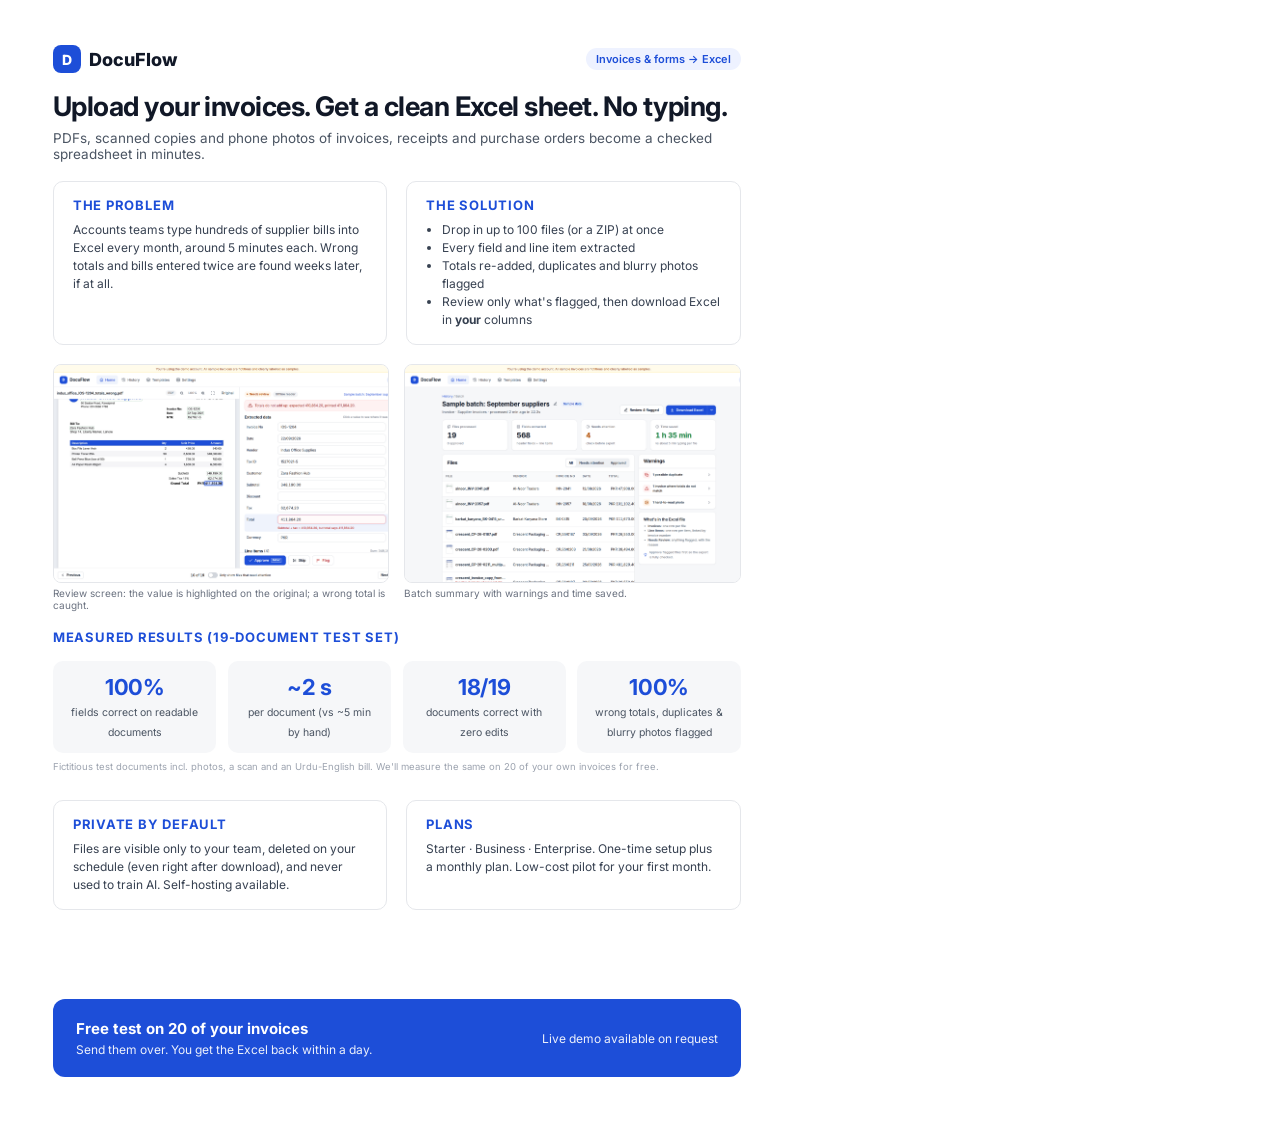
<file: docs/one-pager.html>
<!doctype html>
<html lang="en">
<head>
<meta charset="utf-8">
<title>DocuFlow: one-pager</title>
<link href="https://fonts.googleapis.com/css2?family=Inter:wght@400;500;600;700;800&display=swap" rel="stylesheet">
<style>
  @page { size: A4; margin: 0; }
  * { box-sizing: border-box; }
  body { margin: 0; font-family: Inter, Arial, sans-serif; color: #111827; -webkit-print-color-adjust: exact; print-color-adjust: exact; }
  .page { width: 210mm; height: 297mm; padding: 12mm 14mm; display: flex; flex-direction: column; gap: 5mm; overflow: hidden; }
  .top { display: flex; justify-content: space-between; align-items: center; }
  .brand { display: flex; align-items: center; gap: 8px; font-weight: 800; font-size: 18px; }
  .mark { width: 28px; height: 28px; border-radius: 8px; background: #1d4ed8; color: #fff; display: grid; place-items: center; font-size: 14px; }
  .tag { font-size: 11px; color: #1d4ed8; background: #eef2ff; padding: 4px 10px; border-radius: 99px; font-weight: 600; }
  h1 { font-size: 27px; line-height: 1.12; margin: 0; letter-spacing: -0.02em; }
  .lead { font-size: 13.5px; color: #4b5563; margin: 2mm 0 0; }
  .cols { display: grid; grid-template-columns: 1fr 1fr; gap: 5mm; }
  .box { border: 1px solid #e5e7eb; border-radius: 10px; padding: 4mm 5mm; }
  .box h2 { font-size: 13px; text-transform: uppercase; letter-spacing: .06em; color: #1d4ed8; margin: 0 0 2mm; }
  .box p, .box li { font-size: 12px; color: #374151; line-height: 1.5; margin: 0; }
  .box ul { margin: 0; padding-left: 16px; }
  .shots { display: grid; grid-template-columns: 1fr 1fr; gap: 4mm; }
  .shots img { width: 100%; height: 58mm; object-fit: cover; object-position: top left; border: 1px solid #e5e7eb; border-radius: 8px; display: block; }
  .cap { font-size: 10px; color: #6b7280; margin-top: 1mm; }
  .nums { display: grid; grid-template-columns: repeat(4, 1fr); gap: 3mm; }
  .num { background: #f6f7f9; border-radius: 10px; padding: 3.5mm; text-align: center; }
  .num b { display: block; font-size: 22px; color: #1d4ed8; letter-spacing: -0.02em; }
  .num span { font-size: 10.5px; color: #4b5563; }
  .foot { margin-top: auto; background: #1d4ed8; color: #fff; border-radius: 12px; padding: 5mm 6mm; display: flex; justify-content: space-between; align-items: center; }
  .foot b { font-size: 15px; } .foot span { font-size: 12px; opacity: .92; }
  .note { font-size: 9.5px; color: #9ca3af; }
</style>
</head>
<body>
<div class="page">
  <div class="top"><div class="brand"><span class="mark">D</span>DocuFlow</div><span class="tag">Invoices &amp; forms → Excel</span></div>
  <div>
    <h1>Upload your invoices. Get a clean Excel sheet. No typing.</h1>
    <p class="lead">PDFs, scanned copies and phone photos of invoices, receipts and purchase orders become a checked spreadsheet in minutes.</p>
  </div>
  <div class="cols">
    <div class="box"><h2>The problem</h2><p>Accounts teams type hundreds of supplier bills into Excel every month, around 5 minutes each. Wrong totals and bills entered twice are found weeks later, if at all.</p></div>
    <div class="box"><h2>The solution</h2><ul><li>Drop in up to 100 files (or a ZIP) at once</li><li>Every field and line item extracted</li><li>Totals re-added, duplicates and blurry photos flagged</li><li>Review only what's flagged, then download Excel in <b>your</b> columns</li></ul></div>
  </div>
  <div class="shots">
    <div><img src="screenshots/review.png" alt=""><div class="cap">Review screen: the value is highlighted on the original; a wrong total is caught.</div></div>
    <div><img src="screenshots/summary.png" alt=""><div class="cap">Batch summary with warnings and time saved.</div></div>
  </div>
  <div>
    <div class="box" style="border:0;padding:0 0 2mm"><h2>Measured results (19-document test set)</h2></div>
    <div class="nums">
      <div class="num"><b>100%</b><span>fields correct on readable documents</span></div>
      <div class="num"><b>~2 s</b><span>per document (vs ~5 min by hand)</span></div>
      <div class="num"><b>18/19</b><span>documents correct with zero edits</span></div>
      <div class="num"><b>100%</b><span>wrong totals, duplicates &amp; blurry photos flagged</span></div>
    </div>
    <p class="note" style="margin-top:2mm">Fictitious test documents incl. photos, a scan and an Urdu-English bill. We'll measure the same on 20 of your own invoices for free.</p>
  </div>
  <div class="cols">
    <div class="box"><h2>Private by default</h2><p>Files are visible only to your team, deleted on your schedule (even right after download), and never used to train AI. Self-hosting available.</p></div>
    <div class="box"><h2>Plans</h2><p>Starter · Business · Enterprise. One-time setup plus a monthly plan. Low-cost pilot for your first month.</p></div>
  </div>
  <div class="foot"><div><b>Free test on 20 of your invoices</b><br><span>Send them over. You get the Excel back within a day.</span></div><span id="contact">Live demo available on request</span></div>
</div>
</body>
</html>
</file>
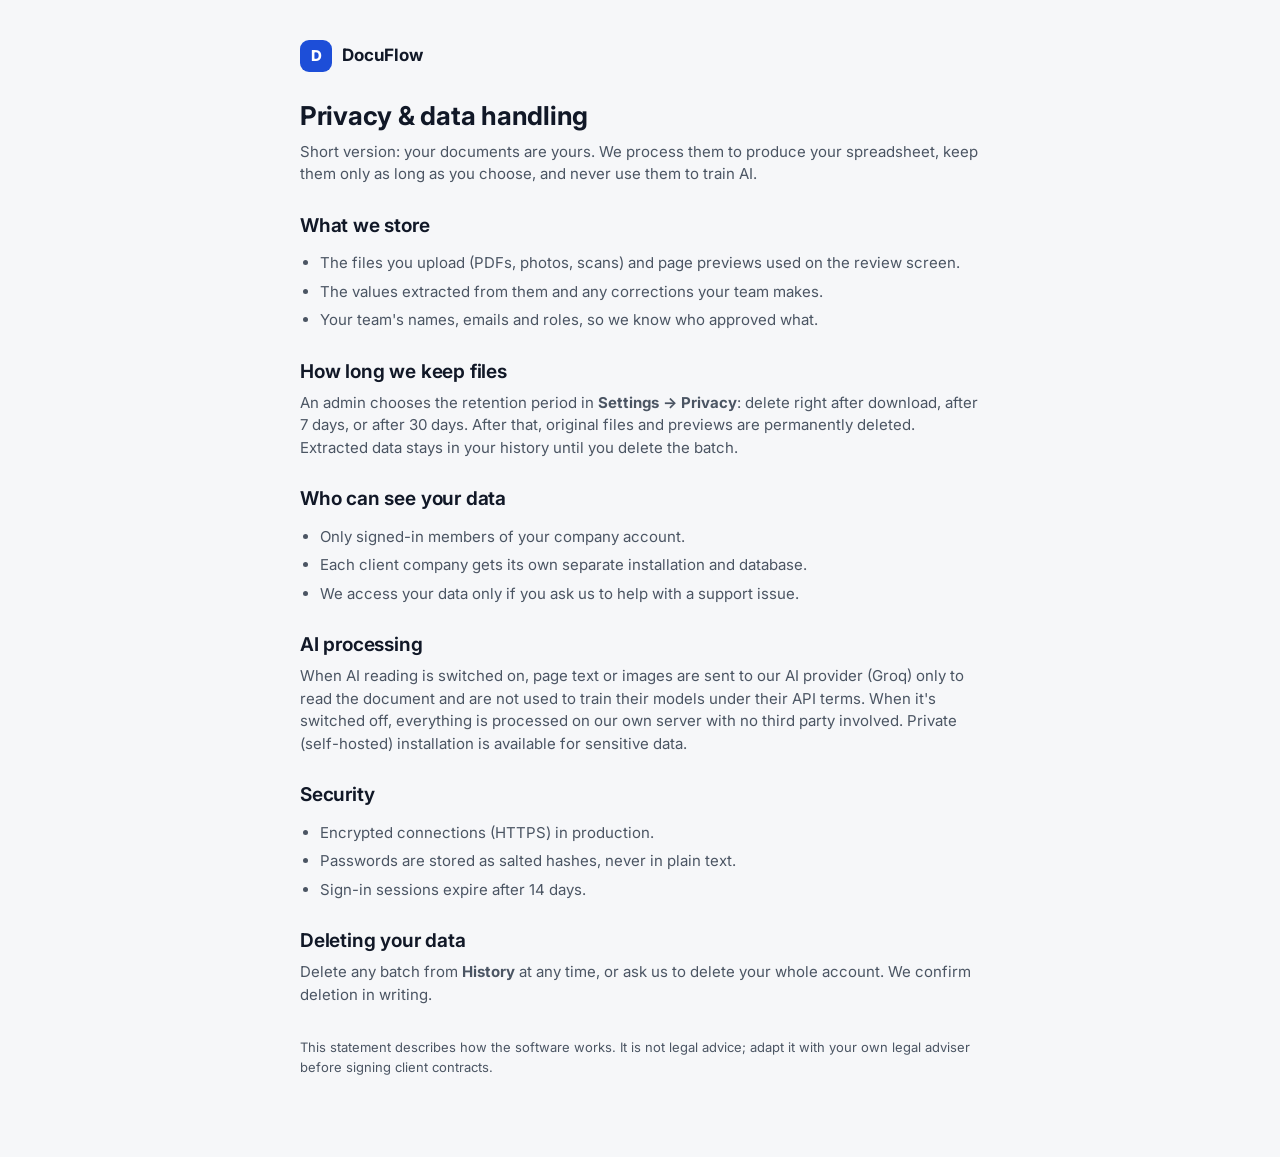
<file: static/privacy.html>
<!doctype html>
<html lang="en">
<head>
  <meta charset="utf-8">
  <meta name="viewport" content="width=device-width, initial-scale=1">
  <title>Privacy &amp; Data Handling · DocuFlow</title>
  <link rel="icon" href="/static/img/favicon.svg" type="image/svg+xml">
  <link href="https://fonts.googleapis.com/css2?family=Inter:wght@400;600;700&display=swap" rel="stylesheet">
  <link rel="stylesheet" href="/static/css/ui.css">
  <style>.doc { max-width: 720px; margin: 0 auto; padding: 40px 20px 80px; } .doc h2 { margin: 28px 0 8px; } .doc p, .doc li { color: var(--text-2); } .doc ul { padding-left: 20px; display: grid; gap: 6px; }</style>
</head>
<body>
  <div class="doc">
    <a class="brand" href="/"><span class="brand-mark">D</span><span>DocuFlow</span></a>
    <h1 style="margin-top:28px">Privacy &amp; data handling</h1>
    <p style="margin-top:8px">Short version: your documents are yours. We process them to produce your spreadsheet, keep them only as long as you choose, and never use them to train AI.</p>

    <h2>What we store</h2>
    <ul>
      <li>The files you upload (PDFs, photos, scans) and page previews used on the review screen.</li>
      <li>The values extracted from them and any corrections your team makes.</li>
      <li>Your team's names, emails and roles, so we know who approved what.</li>
    </ul>

    <h2>How long we keep files</h2>
    <p>An admin chooses the retention period in <b>Settings → Privacy</b>: delete right after download, after 7 days, or after 30 days. After that, original files and previews are permanently deleted. Extracted data stays in your history until you delete the batch.</p>

    <h2>Who can see your data</h2>
    <ul>
      <li>Only signed-in members of your company account.</li>
      <li>Each client company gets its own separate installation and database.</li>
      <li>We access your data only if you ask us to help with a support issue.</li>
    </ul>

    <h2>AI processing</h2>
    <p>When AI reading is switched on, page text or images are sent to our AI provider (Groq) only to read the document and are not used to train their models under their API terms. When it's switched off, everything is processed on our own server with no third party involved. Private (self-hosted) installation is available for sensitive data.</p>

    <h2>Security</h2>
    <ul><li>Encrypted connections (HTTPS) in production.</li><li>Passwords are stored as salted hashes, never in plain text.</li><li>Sign-in sessions expire after 14 days.</li></ul>

    <h2>Deleting your data</h2>
    <p>Delete any batch from <b>History</b> at any time, or ask us to delete your whole account. We confirm deletion in writing.</p>

    <p class="small muted" style="margin-top:32px">This statement describes how the software works. It is not legal advice; adapt it with your own legal adviser before signing client contracts.</p>
  </div>
</body>
</html>
</file>
<file: static/css/ui.css>
/* Shared UI kit: clean, calm, professional. One accent colour (set --accent), status colours only for meaning. */
:root {
  --accent: #1d4ed8;
  --accent-600: color-mix(in srgb, var(--accent) 88%, black);
  --accent-50: color-mix(in srgb, var(--accent) 7%, white);
  --accent-100: color-mix(in srgb, var(--accent) 14%, white);
  --bg: #f6f7f9;
  --surface: #ffffff;
  --surface-2: #f9fafb;
  --border: #e5e7eb;
  --border-strong: #d1d5db;
  --text: #111827;
  --text-2: #4b5563;
  --text-3: #6b7280;
  --ok: #15803d;
  --ok-bg: #ecfdf3;
  --warn: #b45309;
  --warn-bg: #fff7ed;
  --err: #b91c1c;
  --err-bg: #fef2f2;
  --info-bg: #eff6ff;
  --radius: 12px;
  --radius-sm: 8px;
  --shadow-sm: 0 1px 2px rgba(16, 24, 40, .06);
  --shadow: 0 1px 3px rgba(16, 24, 40, .08), 0 4px 16px rgba(16, 24, 40, .06);
  --shadow-lg: 0 12px 40px rgba(16, 24, 40, .16);
  --font: "Inter", system-ui, -apple-system, "Segoe UI", Roboto, "Noto Sans", Arial, sans-serif;
  --font-ur: "Noto Nastaliq Urdu", "Noto Naskh Arabic", var(--font);
  --topbar-h: 60px;
}
* { box-sizing: border-box; }
html, body { margin: 0; padding: 0; }
body {
  font-family: var(--font); font-size: 15px; line-height: 1.5; color: var(--text); background: var(--bg);
  -webkit-font-smoothing: antialiased; text-rendering: optimizeLegibility;
}
body.lang-ur .i18n { font-family: var(--font-ur); }
#app { overflow-x: clip; }
a { color: var(--accent); text-decoration: none; }
a:hover { text-decoration: underline; }
h1, h2, h3, h4 { margin: 0; line-height: 1.25; letter-spacing: -0.01em; }
h1 { font-size: 26px; font-weight: 700; }
h2 { font-size: 19px; font-weight: 650; }
h3 { font-size: 16px; font-weight: 600; }
p { margin: 0; }
button, input, select, textarea { font: inherit; color: inherit; }
img { max-width: 100%; }
svg[aria-hidden] { width: 18px; height: 18px; flex: none; vertical-align: middle; }
.stat .label svg { width: 15px; height: 15px; }
.muted { color: var(--text-3); }
.small { font-size: 13px; }
.tiny { font-size: 12px; }
.num { font-variant-numeric: tabular-nums; }
.right { text-align: right; }
.nowrap { white-space: nowrap; }
.hidden { display: none !important; }
.row { display: flex; align-items: center; gap: 12px; }
.row.wrap { flex-wrap: wrap; }
.row.between { justify-content: space-between; }
.stack { display: flex; flex-direction: column; gap: 12px; }
.grow { flex: 1; min-width: 0; }
.sr-only { position: absolute; width: 1px; height: 1px; overflow: hidden; clip: rect(0 0 0 0); }

/* ---------- layout ---------- */
.topbar {
  position: sticky; top: 0; z-index: 40; height: var(--topbar-h); background: var(--surface);
  border-bottom: 1px solid var(--border); display: flex; align-items: center; gap: 28px; padding: 0 24px;
}
.brand { display: flex; align-items: center; gap: 10px; font-weight: 700; font-size: 17px; color: var(--text); white-space: nowrap; }
.brand:hover { text-decoration: none; }
.brand-mark {
  width: 32px; height: 32px; border-radius: 9px; background: var(--accent); color: #fff; display: grid; place-items: center;
  font-weight: 800; font-size: 15px; flex: none;
}
.brand img { height: 32px; width: auto; max-width: 140px; object-fit: contain; }
.nav { display: flex; gap: 4px; flex: 1; }
.nav a {
  color: var(--text-2); padding: 8px 12px; border-radius: 8px; font-weight: 500; font-size: 14.5px; display: flex; align-items: center; gap: 7px;
}
.nav a:hover { background: var(--surface-2); color: var(--text); text-decoration: none; }
.nav a.active { color: var(--accent); background: var(--accent-50); }
.nav a svg { width: 17px; height: 17px; }
.profile { position: relative; }
.avatar {
  width: 34px; height: 34px; border-radius: 50%; background: var(--accent-100); color: var(--accent-600);
  display: grid; place-items: center; font-weight: 700; font-size: 13px; border: 0; cursor: pointer;
}
.menu {
  position: absolute; right: 0; top: 44px; background: var(--surface); border: 1px solid var(--border); border-radius: 10px;
  box-shadow: var(--shadow-lg); min-width: 220px; padding: 6px; z-index: 50;
}
.menu .menu-head { padding: 8px 10px 10px; border-bottom: 1px solid var(--border); margin-bottom: 6px; }
.menu button, .menu a {
  display: flex; width: 100%; gap: 8px; align-items: center; padding: 8px 10px; border: 0; background: none; border-radius: 6px;
  cursor: pointer; color: var(--text); font-size: 14px; text-align: left;
}
.menu button:hover, .menu a:hover { background: var(--surface-2); text-decoration: none; }
.page { max-width: 1180px; margin: 0 auto; padding: 28px 24px 64px; }
.page.wide { max-width: 1440px; }
.page-head { display: flex; align-items: flex-end; justify-content: space-between; gap: 16px; margin-bottom: 20px; flex-wrap: wrap; }
.page-head p { color: var(--text-2); margin-top: 6px; }
.demo-banner {
  height: 32px; line-height: 20px; overflow: hidden; white-space: nowrap; text-overflow: ellipsis;
  background: #fffbeb; border-bottom: 1px solid #fde68a; color: #92400e; font-size: 13px; text-align: center; padding: 6px 12px;
}

/* ---------- cards ---------- */
.card { background: var(--surface); border: 1px solid var(--border); border-radius: var(--radius); box-shadow: var(--shadow-sm); }
.card-pad { padding: 20px; }
.card-head { padding: 16px 20px; border-bottom: 1px solid var(--border); display: flex; align-items: center; justify-content: space-between; gap: 12px; }
.card-body { padding: 20px; }
.grid { display: grid; gap: 16px; }
.grid-2 { grid-template-columns: repeat(2, minmax(0, 1fr)); }
.grid-3 { grid-template-columns: repeat(3, minmax(0, 1fr)); }
.grid-4 { grid-template-columns: repeat(4, minmax(0, 1fr)); }
.stat { padding: 18px 20px; }
.stat .label { color: var(--text-3); font-size: 13px; font-weight: 500; display: flex; align-items: center; gap: 6px; }
.stat .value { font-size: 30px; font-weight: 700; letter-spacing: -0.02em; margin-top: 4px; font-variant-numeric: tabular-nums; }
.stat .sub { color: var(--text-3); font-size: 12.5px; margin-top: 2px; }
.stat.attention .value { color: var(--warn); }
.stat.good .value { color: var(--ok); }

/* ---------- buttons ---------- */
.btn {
  display: inline-flex; align-items: center; justify-content: center; gap: 8px; height: 40px; padding: 0 16px; border-radius: 9px;
  border: 1px solid var(--border-strong); background: var(--surface); color: var(--text); font-weight: 600; font-size: 14.5px;
  cursor: pointer; white-space: nowrap; transition: background .12s, border-color .12s, box-shadow .12s; text-decoration: none !important;
}
.btn:hover { background: var(--surface-2); }
.btn:focus-visible, .chip:focus-visible, input:focus-visible, select:focus-visible, textarea:focus-visible {
  outline: 3px solid var(--accent-100); outline-offset: 1px;
}
.btn svg { width: 17px; height: 17px; flex: none; }
.btn-primary { background: var(--accent); border-color: var(--accent); color: #fff; box-shadow: 0 1px 2px rgba(0,0,0,.08); }
.btn-primary:hover { background: var(--accent-600); border-color: var(--accent-600); }
.btn-ghost { border-color: transparent; background: transparent; color: var(--text-2); }
.btn-ghost:hover { background: var(--surface-2); color: var(--text); }
.btn-danger { color: var(--err); }
.btn-danger:hover { background: var(--err-bg); border-color: #fecaca; }
.btn-sm { height: 32px; padding: 0 11px; font-size: 13.5px; border-radius: 7px; }
.btn-lg { height: 48px; padding: 0 22px; font-size: 15.5px; border-radius: 11px; }
.btn-block { width: 100%; }
.btn[disabled] { opacity: .55; cursor: not-allowed; }
.icon-btn { width: 36px; padding: 0; }
.icon-btn.btn-sm { width: 32px; }
kbd {
  font-family: ui-monospace, monospace; font-size: 11px; border: 1px solid var(--border-strong); border-bottom-width: 2px;
  border-radius: 4px; padding: 0 5px; background: var(--surface); color: var(--text-2);
}
.btn-primary kbd { background: rgba(255,255,255,.15); border-color: rgba(255,255,255,.35); color: #fff; }

/* ---------- forms ---------- */
label.field { display: flex; flex-direction: column; gap: 6px; font-size: 13.5px; font-weight: 550; color: var(--text-2); }
.input, select.input, textarea.input {
  height: 40px; padding: 0 12px; border: 1px solid var(--border-strong); border-radius: 9px; background: var(--surface);
  font-size: 14.5px; color: var(--text); width: 100%; transition: border-color .12s, box-shadow .12s;
}
textarea.input { height: auto; padding: 10px 12px; min-height: 90px; resize: vertical; }
.input:focus { border-color: var(--accent); box-shadow: 0 0 0 3px var(--accent-100); outline: none; }
.input::placeholder { color: #9ca3af; }
.input-icon { position: relative; }
.input-icon svg { position: absolute; left: 11px; top: 50%; transform: translateY(-50%); width: 17px; height: 17px; color: var(--text-3); }
.input-icon .input { padding-left: 36px; }
.chips { display: flex; flex-wrap: wrap; gap: 8px; }
.chip {
  border: 1px solid var(--border-strong); background: var(--surface); padding: 7px 14px; border-radius: 999px; cursor: pointer;
  font-size: 14px; font-weight: 500; color: var(--text-2); display: inline-flex; align-items: center; gap: 6px;
}
.chip:hover { border-color: var(--accent); color: var(--text); }
.chip.active { background: var(--accent-50); border-color: var(--accent); color: var(--accent-600); font-weight: 600; }
.switch { position: relative; width: 40px; height: 23px; flex: none; }
.switch input { opacity: 0; width: 0; height: 0; }
.switch span { position: absolute; inset: 0; background: #d1d5db; border-radius: 999px; transition: .15s; cursor: pointer; }
.switch span::before { content: ""; position: absolute; width: 17px; height: 17px; left: 3px; top: 3px; background: #fff; border-radius: 50%; transition: .15s; box-shadow: 0 1px 2px rgba(0,0,0,.2); }
.switch input:checked + span { background: var(--accent); }
.switch input:checked + span::before { transform: translateX(17px); }
.radio-card {
  display: flex; gap: 12px; padding: 14px 16px; border: 1px solid var(--border-strong); border-radius: 10px; cursor: pointer; align-items: flex-start;
}
.radio-card:has(input:checked) { border-color: var(--accent); background: var(--accent-50); }
.radio-card input { margin-top: 3px; accent-color: var(--accent); }

/* ---------- badges ---------- */
.badge {
  display: inline-flex; align-items: center; gap: 5px; padding: 2px 9px; border-radius: 999px; font-size: 12.5px; font-weight: 600;
  background: #f3f4f6; color: var(--text-2); white-space: nowrap;
}
.badge::before { content: ""; width: 6px; height: 6px; border-radius: 50%; background: currentColor; opacity: .85; }
.badge.plain::before { display: none; }
.badge.ok { background: var(--ok-bg); color: var(--ok); }
.badge.warn { background: var(--warn-bg); color: var(--warn); }
.badge.err { background: var(--err-bg); color: var(--err); }
.badge.info { background: var(--accent-50); color: var(--accent-600); }
.badge.neutral { background: #f3f4f6; color: var(--text-3); }
.badge.pulse::before { animation: pulse 1.1s infinite; }
@keyframes pulse { 50% { opacity: .25; } }

/* ---------- tables ---------- */
.table-wrap { overflow-x: auto; }
table.table { width: 100%; border-collapse: collapse; font-size: 14px; }
.table th {
  text-align: left; font-weight: 600; color: var(--text-3); font-size: 12.5px; text-transform: uppercase; letter-spacing: .04em;
  padding: 10px 14px; border-bottom: 1px solid var(--border); background: var(--surface-2); position: sticky; top: 0; white-space: nowrap;
}
.table td { padding: 12px 14px; border-bottom: 1px solid var(--border); vertical-align: middle; }
.table tbody tr:last-child td { border-bottom: 0; }
.table tr.clickable { cursor: pointer; }
.table tr.clickable:hover td { background: var(--surface-2); }
.table.zebra tbody tr:nth-child(even) td { background: #fbfbfc; }

/* ---------- alerts / tips ---------- */
.alert { display: flex; gap: 10px; align-items: flex-start; padding: 11px 14px; border-radius: 10px; font-size: 14px; border: 1px solid; }
.alert svg { width: 18px; height: 18px; flex: none; margin-top: 1px; }
.alert.warn { background: var(--warn-bg); border-color: #fed7aa; color: #9a3412; }
.alert.err { background: var(--err-bg); border-color: #fecaca; color: #991b1b; }
.alert.ok { background: var(--ok-bg); border-color: #bbf7d0; color: #166534; }
.alert.info { background: var(--accent-50); border-color: var(--accent-100); color: var(--accent-600); }
.tip { display: flex; gap: 8px; align-items: center; color: var(--text-3); font-size: 13px; }
.tip svg { width: 15px; height: 15px; color: var(--accent); flex: none; }

/* ---------- progress / skeleton ---------- */
.progress { height: 10px; background: #eef0f3; border-radius: 999px; overflow: hidden; }
.progress > div { height: 100%; background: var(--accent); border-radius: 999px; transition: width .4s ease; }
.progress.ok > div { background: var(--ok); }
.skeleton { background: linear-gradient(90deg, #eef0f3 25%, #f6f7f9 37%, #eef0f3 63%); background-size: 400% 100%; animation: shimmer 1.3s infinite; border-radius: 8px; }
@keyframes shimmer { 0% { background-position: 100% 50%; } 100% { background-position: 0 50%; } }
.spinner { width: 18px; height: 18px; border: 2.5px solid var(--accent-100); border-top-color: var(--accent); border-radius: 50%; animation: spin .8s linear infinite; flex: none; }
@keyframes spin { to { transform: rotate(360deg); } }

/* ---------- empty state ---------- */
.empty { text-align: center; padding: 48px 20px; color: var(--text-2); }
.empty .empty-icon { width: 52px; height: 52px; border-radius: 14px; background: var(--accent-50); color: var(--accent); display: grid; place-items: center; margin: 0 auto 14px; }
.empty .empty-icon svg { width: 26px; height: 26px; }
.empty h3 { color: var(--text); margin-bottom: 6px; }
.empty p { max-width: 420px; margin: 0 auto 16px; }

/* ---------- toast / modal ---------- */
.toasts { position: fixed; bottom: 20px; right: 20px; z-index: 100; display: flex; flex-direction: column; gap: 10px; }
.toast {
  background: #111827; color: #fff; padding: 12px 16px; border-radius: 10px; box-shadow: var(--shadow-lg); font-size: 14px;
  display: flex; gap: 10px; align-items: center; max-width: 380px; animation: toastIn .2s ease;
}
.toast svg { width: 18px; height: 18px; flex: none; }
.toast.ok svg { color: #4ade80; } .toast.err svg { color: #f87171; } .toast.warn svg { color: #fbbf24; }
@keyframes toastIn { from { transform: translateY(10px); opacity: 0; } }
.modal-bg { position: fixed; inset: 0; background: rgba(17, 24, 39, .45); z-index: 90; display: grid; place-items: center; padding: 16px; animation: fade .15s; }
.modal { background: var(--surface); border-radius: 14px; box-shadow: var(--shadow-lg); width: 100%; max-width: 460px; max-height: 90vh; overflow: auto; }
.modal-head { padding: 18px 20px 0; }
.modal-body { padding: 14px 20px; }
.modal-foot { padding: 12px 20px 18px; display: flex; justify-content: flex-end; gap: 10px; }
@keyframes fade { from { opacity: 0; } }

/* ---------- tabs ---------- */
.tabs { display: flex; gap: 4px; border-bottom: 1px solid var(--border); margin-bottom: 20px; overflow-x: auto; }
.tabs button {
  border: 0; background: none; padding: 10px 14px; font-weight: 550; color: var(--text-3); cursor: pointer; border-bottom: 2px solid transparent;
  margin-bottom: -1px; white-space: nowrap; font-size: 14.5px;
}
.tabs button.active { color: var(--accent); border-bottom-color: var(--accent); }
.seg { display: inline-flex; background: #eef0f3; border-radius: 9px; padding: 3px; gap: 2px; }
.seg button { border: 0; background: none; padding: 6px 12px; border-radius: 7px; font-size: 13.5px; font-weight: 550; color: var(--text-2); cursor: pointer; }
.seg button.active { background: var(--surface); color: var(--text); box-shadow: var(--shadow-sm); }

/* ---------- auth ---------- */
.auth-wrap { min-height: 100vh; display: grid; place-items: center; padding: 24px 16px; background: var(--bg); }
.auth-card { width: 100%; max-width: 410px; padding: 32px 28px; }
.auth-card .brand { justify-content: center; font-size: 20px; margin-bottom: 22px; }
.auth-card h1 { font-size: 22px; text-align: center; }
.auth-card .lead { text-align: center; color: var(--text-2); margin: 6px 0 22px; }
.divider { display: flex; align-items: center; gap: 12px; color: var(--text-3); font-size: 13px; margin: 18px 0; }
.divider::before, .divider::after { content: ""; flex: 1; height: 1px; background: var(--border); }
.privacy-line { display: flex; gap: 7px; align-items: center; justify-content: center; color: var(--text-3); font-size: 13px; margin-top: 18px; text-align: center; }
.privacy-line svg { width: 15px; height: 15px; color: var(--ok); flex: none; }

/* ---------- mobile ---------- */
.bottom-nav { display: none; }
@media (max-width: 900px) {
  .grid-4 { grid-template-columns: repeat(2, minmax(0, 1fr)); }
  .grid-3 { grid-template-columns: 1fr; }
}
@media (max-width: 760px) {
  body { font-size: 15px; }
  .topbar { padding: 0 16px; gap: 12px; }
  .topbar .nav { display: none; }
  .topbar .spacer { flex: 1; }
  .page { padding: 18px 16px 96px; }
  h1 { font-size: 22px; }
  .grid-2 { grid-template-columns: 1fr; }
  .stat .value { font-size: 24px; }
  .bottom-nav {
    display: flex; position: fixed; bottom: 0; left: 0; right: 0; z-index: 40; background: var(--surface);
    border-top: 1px solid var(--border); padding: 6px 4px calc(6px + env(safe-area-inset-bottom));
  }
  .bottom-nav a { flex: 1; display: flex; flex-direction: column; align-items: center; gap: 2px; font-size: 11px; color: var(--text-3); padding: 4px 0; }
  .bottom-nav a svg { width: 21px; height: 21px; }
  .bottom-nav a.active { color: var(--accent); }
  .bottom-nav a:hover { text-decoration: none; }
  .toasts { left: 16px; right: 16px; bottom: 80px; }
  .hide-sm { display: none !important; }
  .table td, .table th { padding: 10px; }
}
</file>
